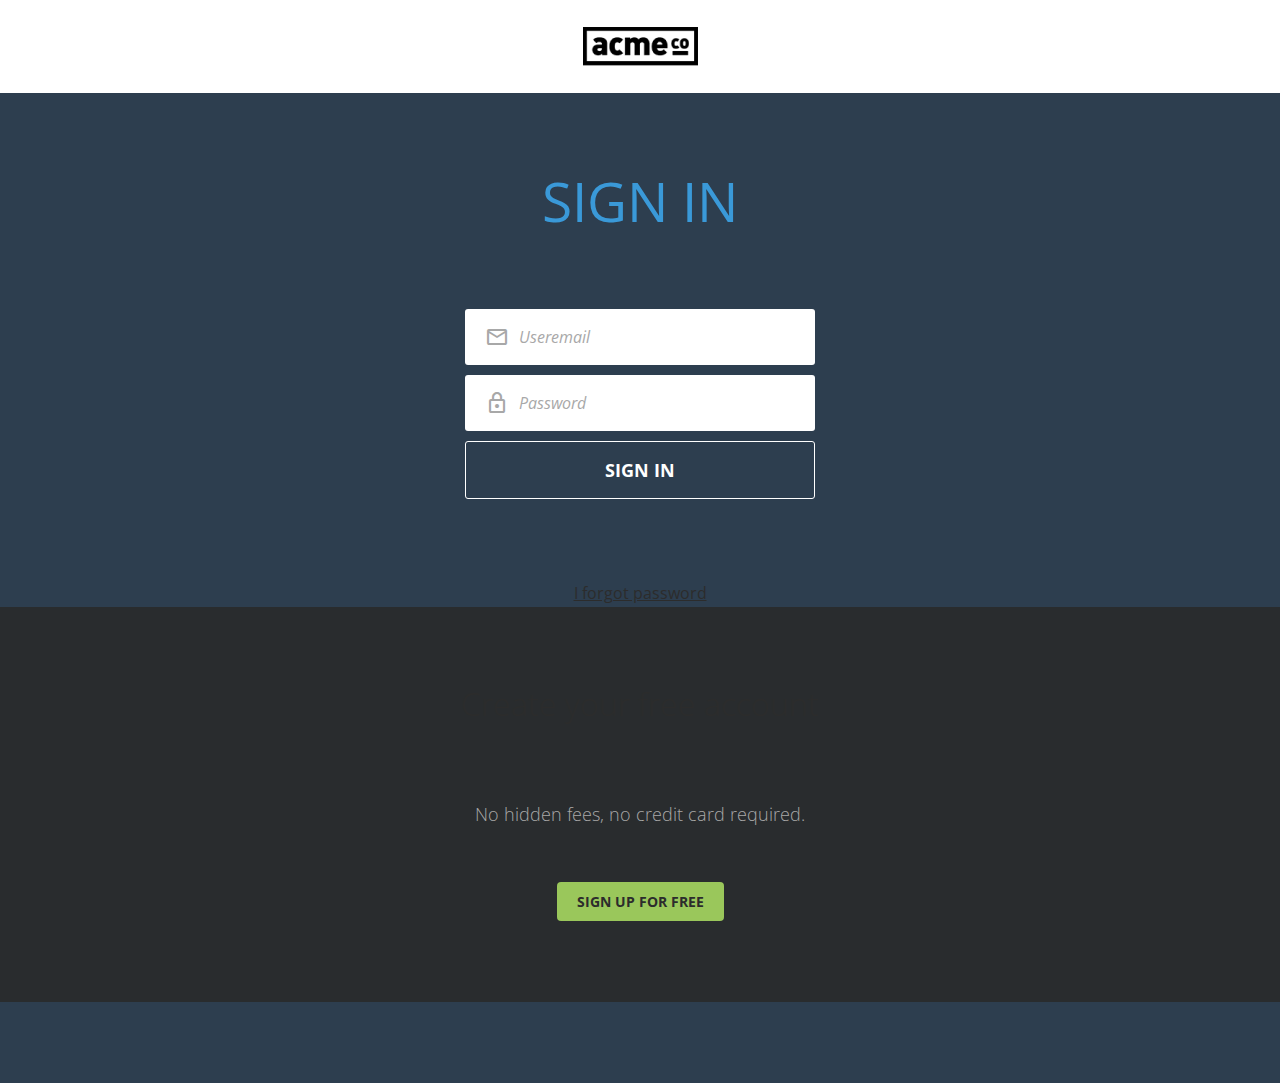
<file: signin.html>
<!DOCTYPE html>
<html lang="en">
<head>
    <meta charset="UTF-8">
    <meta http-equiv="X-UA-Compatible" content="IE=edge">
    <meta name="viewport" content="width=device-width, initial-scale=1.0">
    <title>Sign in Page - ACME</title>
    <link rel="stylesheet" href="https://fonts.googleapis.com/css2?family=Material+Symbols+Outlined:opsz,wght,FILL,GRAD@48,400,1,0" />
    <link rel="stylesheet" href="https://fonts.googleapis.com/css2?family=Material+Symbols+Rounded:opsz,wght,FILL,GRAD@40,400,1,0" />
    <link rel="stylesheet" href="css/common.css"> 
    <link rel="stylesheet" href="css/sign.css">
   </head>
<body>
    <header>
      <div class = "container">
        <h1><a href="index.html"><span>Acme</span></a></h1>
      </div>  
    </header>
    <section class = "banner con_pd">
      <h2 class="banner_tt">sign in</h2>
      <form action="#" method="POST">
        <p>
            <label for="useremail"><span class="material-symbols-outlined">mail</span></label>
            <input type="email" id="useremail" placeholder="Useremail">
        </p>
        <p>
            <label for="userpw"><span class="material-symbols-outlined">lock</span></label>
            <input type="password" id="userpw" placeholder="Password">
        </p>
        <p>
            <input type="submit" value="sign in">
            <!-- <button>sign in</button> -->
            <!-- <button type="reset">reset</button> -->
        </p>
      </form>
      <a href="" class ="link highlight-txt">I forgot password </a>   
    <footer>
      <div class="cta con_pd">
        <h2 class="content_tt">Create your free account</h2>
        <p class="content_desc">No hidden fees, no credit card required.</p>
        <a href="" class="highlight-bg highlight-txt big btn">sign up for free</a>
        <a href=""></a>
      </div>
    </footer>
</body>
</html>
</file>
<file: css/sign.css>
body > header > div {
    justify-content: center;
}
.banner h2{
    margin-bottom: calc(var(--base-unit)*3);
}
form{
    width: 350px;
    margin: 0 auto calc(var(--base-unit)*3);
}
form p{
    background: #FFF;
    line-height:calc(var(--base-unit*2));
    border-radius: 3px;
    display: flex;
    padding: 0 20px;
    align-items: center;
}

form label{
    line-height: 54px;
}
form label .material-symbols-outlined{
    line-height: 54px;
    vertical-align: bottom;
    color: var( --light-text-c);
}

form p:focus-within{
    box-shadow: inset 0px 0px 4px 4px rgba(255, 0, 0, 0.3);
}
form p input{
    flex:1 1 0; /*flex-grow 1, flex-shirink 1, flex-basis 0; */
    line-height: 54px;
    border: none;
    outline: none;
    background: none;
    font-style: italic;
}
form p input::placeholder {
    color: var( --light-text-c);
}
form p:last-child{
    background: none;
    border: 1px solid #FFF;
   
}
form p:last-child input{
    color: #FFF;
    text-transform: uppercase;
    font-weight: 700;
    font-size: 18px;
    font-style: normal;
} 

form p+ p {
    margin-top: 10px;
}

form input:not([type="submit"]){
    padding-left: 10px;
}

footer .cta h2{
    color: var(--text-c);
}
</file>
<file: css/common.css>
@import url(normalize.css);
@import url(reset.css);
@import url('https://fonts.googleapis.com/css2?family=Open+Sans:ital,wght@0,300;0,400;0,700;1,300&display=swap');

/* 변수 */
:root{
    --base-unit:27px;
    --container:1296px;
    --highlight-c: #9AC75B;
    --highlight-dark-c:#55762C;
    --text-c: #2c2c2c;
    --light-text-c: #A8A8A8;
    --light-txt: #6E6E6E;
    --banner-c:#2D3E4F;
    --light-c: #EBEBEB;

}

/* 레이아웃 */
.container{
    max-width: var(--container);
    margin: 0 auto;
}
.con_pd{
    padding: calc(var(--base-unit)*3) 0;
}
.con_top_pd{
    padding: calc(var(--base-unit)*3);
}
hr{
    border: none;
    /* border-top: 1px solid var(--light-c); */
    height: 1px;
    background-color: var(--light-c);
}

/* 제목의 위계 */
body{
    font-family: 'Open Sans', sans-self ;
    font: 16px/var(--base-unit) 'Open Sans', sans-self ;
    color: var(--text-c);
}
.banner_tt{
    font-size: 55px;
    line-height: calc(var(--base-unit)*2);
    text-transform: uppercase;
    color: #3A99D8;
}
.content_tt{
    font-size: 32px;
    line-height: 32px;
    font-weight: 300;
    text-align: center;
    margin-bottom: var(--base-unit);  
}
.link{
    text-decoration: underline;
    color: var(--highlight-c);
}
.content_desc{
    font-size: 18px;
    font-weight: 300;
    text-align: center;
}
section > .content_desc{
   margin-bottom: calc(var(--base-unit)*3);
}

/* 컬러 지정 */
.highlight-bg{
    background: var(--highlight-c);
}
.light-bg{
    background: var(--light-c);
}
.light-txt{
    color: var(--light-txt);
}
.highlight-txt{
    color: var(--highlight-text-c);
}
/* 링크 버튼 폼 */
.btn{
    border-radius: 4px;
    line-height: 39px;
    padding: 0 20px;
    display: inline-block;
    font-weight: 700;
    font-size: 14px;
    text-transform: uppercase;
}
.btn span{
  line-height: 39px;
  display: inline-block;
  vertical-align: bottom;  
}
/* 헤더 */
body > header{
    padding: var(--base-unit) 0;
    background: #fff;
    box-shadow: 0px 3px 4px rgba(0, 0, 0, 0.1);
}
body > header > div {
    display: flex;
    justify-content: space-between;
    align-items: center;
} 
body > header nav ul{
    display: flex;
    align-items: center;
    gap: 10px;
}
body > header nav ul li:first-child{
    margin-right: 70px;
    text-transform: uppercase;
    font-size: 14px;
    font-weight: bold;
    color:var(--light-text-c);
    word-spacing: 7px;
}
body > header nav ul li:first-child a{
   color: var(--text-c);
}
/* 옛날 방식 */
body > header h1 a{
    background-image: url(../images/Logo.png);
    width: 115px;
    height: 39px;
    text-indent: 100%;
    overflow: hidden;
    display: block;
}

/* 새로운 방식이 안되서 다시 옛날 방식으로 돌아감
body > header h1 a{
    position: absolute;
    clip: rect(0 0 0 0);
    width: 1px;
    height: 1px;
    overflow: hidden;
}
*/
body > header h1 a:before{
    content: '';
    background: url(../images/Logo.png);
    width: 147px;
    height: 54px;
    display: block;
}

.banner{
  text-align: center;
  background-color: var(--banner-c);  
}

footer .cta{
    text-align: center;
    background: #292C2E;
}
footer .cta h2{
    color: #fff;
}
footer .cta p{
    color: var(--light-text-c);
    margin: var(--base-unit) 0 calc(var(--base-unit)*2);
}
footer .copyright{
    text-align: center;
}
footer .copyright p + p{
    margin-top: var(--base-unit);
}

.slidewrapper{
    position: relative;    
}
.slidewrapper > span{
    position: absolute;
    top: 50%;
    font-size: 45px;
    color:var(--light-c);
    transform: translate(-50%);
    cursor: pointer;
}
.slidewrapper .prev-btn{
    right: calc(100% + 10px); 
}
.slidewrapper .next-btn{
    left: calc(100% + 10px);
}
</file>
